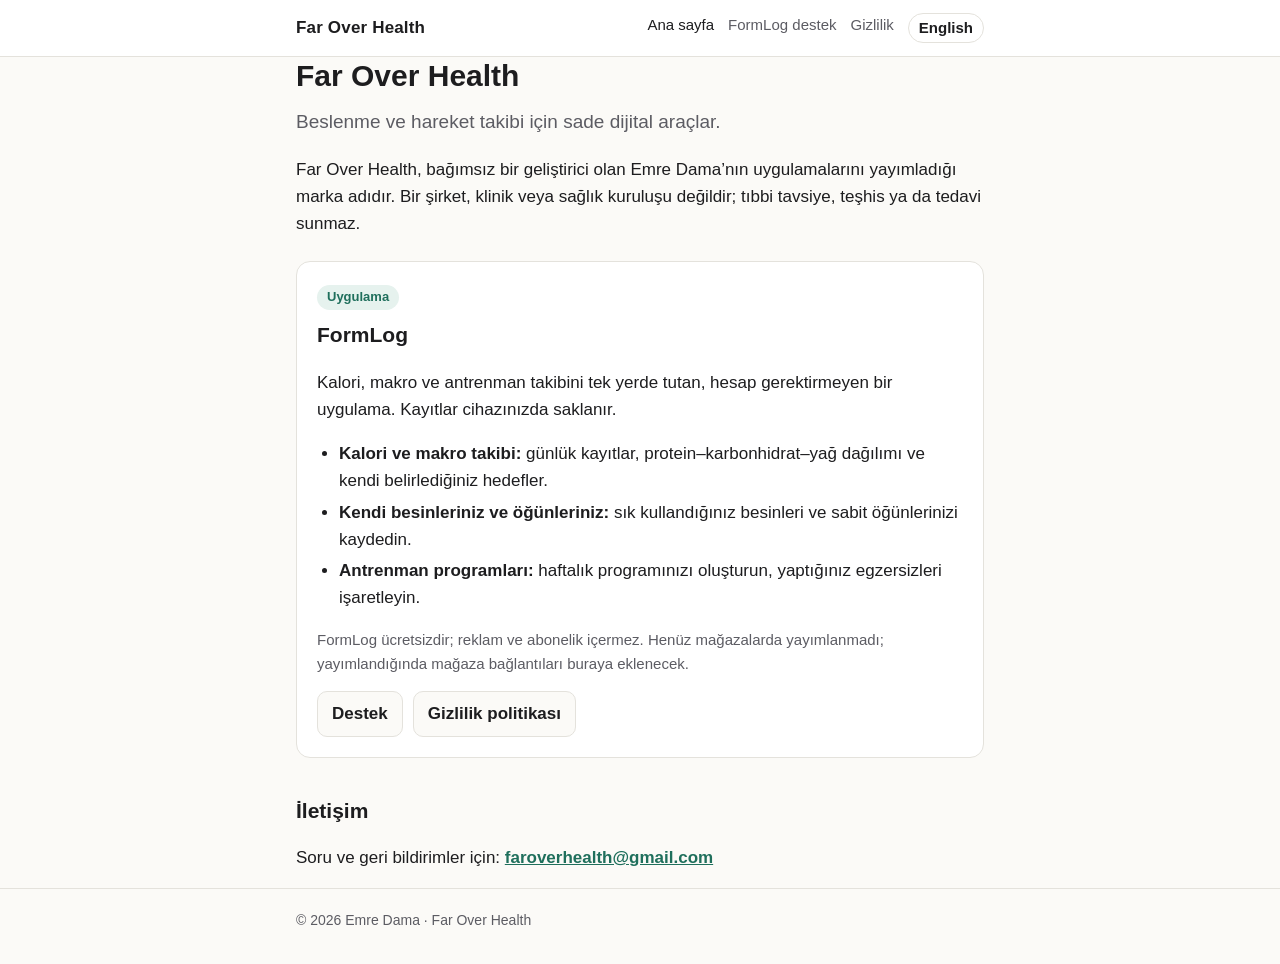
<file: index.html>
<!doctype html>
<html lang="tr">
<head>
<meta charset="utf-8">
<meta name="viewport" content="width=device-width, initial-scale=1">
<title>Far Over Health</title>
<meta name="description" content="Far Over Health, beslenme ve hareket takibi için sade dijital araçlar geliştirir. İlk uygulama: FormLog.">
<link rel="stylesheet" href="assets/style.css">
</head>
<body>
<header class="site">
  <div class="wrap">
    <a class="brand" href="./">Far Over Health</a>
    <nav class="top" aria-label="Site">
      <a href="./" aria-current="page">Ana sayfa</a>
      <a href="formlog/destek/">FormLog destek</a>
      <a href="formlog/gizlilik/">Gizlilik</a>
      <a class="lang" href="en/" hreflang="en" lang="en">English</a>
    </nav>
  </div>
</header>

<main class="wrap">
  <h1>Far Over Health</h1>
  <p class="lead">Beslenme ve hareket takibi için sade dijital araçlar.</p>
  <p>Far Over Health, bağımsız bir geliştirici olan Emre Dama’nın uygulamalarını yayımladığı marka adıdır. Bir şirket, klinik veya sağlık kuruluşu değildir; tıbbi tavsiye, teşhis ya da tedavi sunmaz.</p>

  <section class="card" aria-labelledby="formlog">
    <span class="tag">Uygulama</span>
    <h2 id="formlog">FormLog</h2>
    <p>Kalori, makro ve antrenman takibini tek yerde tutan, hesap gerektirmeyen bir uygulama. Kayıtlar cihazınızda saklanır.</p>
    <ul>
      <li><strong>Kalori ve makro takibi:</strong> günlük kayıtlar, protein–karbonhidrat–yağ dağılımı ve kendi belirlediğiniz hedefler.</li>
      <li><strong>Kendi besinleriniz ve öğünleriniz:</strong> sık kullandığınız besinleri ve sabit öğünlerinizi kaydedin.</li>
      <li><strong>Antrenman programları:</strong> haftalık programınızı oluşturun, yaptığınız egzersizleri işaretleyin.</li>
    </ul>
    <p class="muted">FormLog ücretsizdir; reklam ve abonelik içermez. Henüz mağazalarda yayımlanmadı; yayımlandığında mağaza bağlantıları buraya eklenecek.</p>
    <div class="links">
      <a class="btn" href="formlog/destek/">Destek</a>
      <a class="btn" href="formlog/gizlilik/">Gizlilik politikası</a>
    </div>
  </section>

  <h2>İletişim</h2>
  <p>Soru ve geri bildirimler için: <a class="mail" href="mailto:faroverhealth@gmail.com">faroverhealth@gmail.com</a></p>
</main>

<footer class="site">
  <div class="wrap">© 2026 Emre Dama · Far Over Health</div>
</footer>
</body>
</html>
</file>
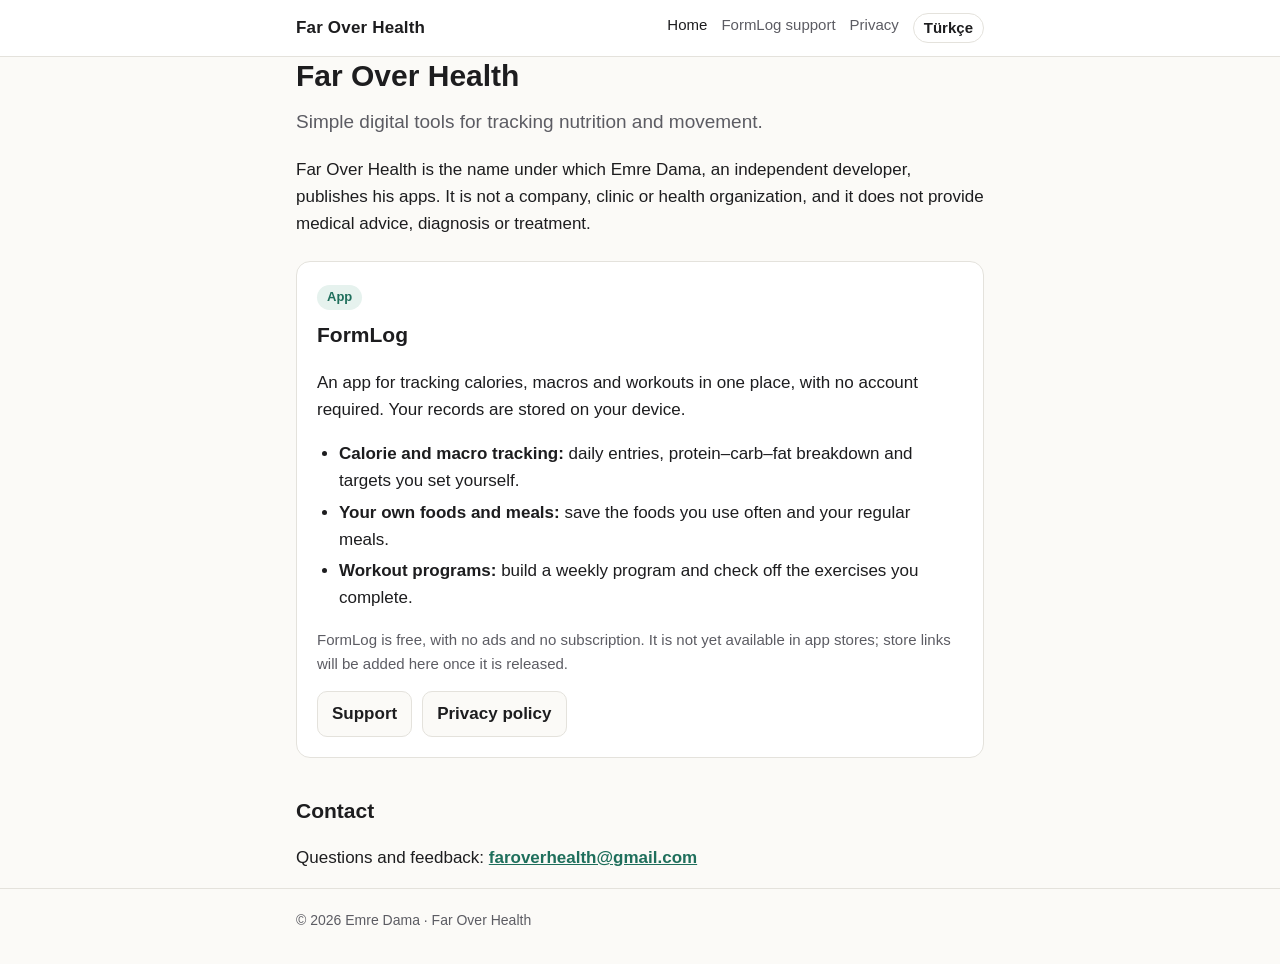
<file: en/index.html>
<!doctype html>
<html lang="en">
<head>
<meta charset="utf-8">
<meta name="viewport" content="width=device-width, initial-scale=1">
<title>Far Over Health</title>
<meta name="description" content="Far Over Health makes simple digital tools for tracking nutrition and movement. First app: FormLog.">
<link rel="stylesheet" href="../assets/style.css">
</head>
<body>
<header class="site">
  <div class="wrap">
    <a class="brand" href="./">Far Over Health</a>
    <nav class="top" aria-label="Site">
      <a href="./" aria-current="page">Home</a>
      <a href="formlog/support/">FormLog support</a>
      <a href="formlog/privacy/">Privacy</a>
      <a class="lang" href="../" hreflang="tr" lang="tr">Türkçe</a>
    </nav>
  </div>
</header>

<main class="wrap">
  <h1>Far Over Health</h1>
  <p class="lead">Simple digital tools for tracking nutrition and movement.</p>
  <p>Far Over Health is the name under which Emre Dama, an independent developer, publishes his apps. It is not a company, clinic or health organization, and it does not provide medical advice, diagnosis or treatment.</p>

  <section class="card" aria-labelledby="formlog">
    <span class="tag">App</span>
    <h2 id="formlog">FormLog</h2>
    <p>An app for tracking calories, macros and workouts in one place, with no account required. Your records are stored on your device.</p>
    <ul>
      <li><strong>Calorie and macro tracking:</strong> daily entries, protein–carb–fat breakdown and targets you set yourself.</li>
      <li><strong>Your own foods and meals:</strong> save the foods you use often and your regular meals.</li>
      <li><strong>Workout programs:</strong> build a weekly program and check off the exercises you complete.</li>
    </ul>
    <p class="muted">FormLog is free, with no ads and no subscription. It is not yet available in app stores; store links will be added here once it is released.</p>
    <div class="links">
      <a class="btn" href="formlog/support/">Support</a>
      <a class="btn" href="formlog/privacy/">Privacy policy</a>
    </div>
  </section>

  <h2>Contact</h2>
  <p>Questions and feedback: <a class="mail" href="mailto:faroverhealth@gmail.com">faroverhealth@gmail.com</a></p>
</main>

<footer class="site">
  <div class="wrap">© 2026 Emre Dama · Far Over Health</div>
</footer>
</body>
</html>
</file>
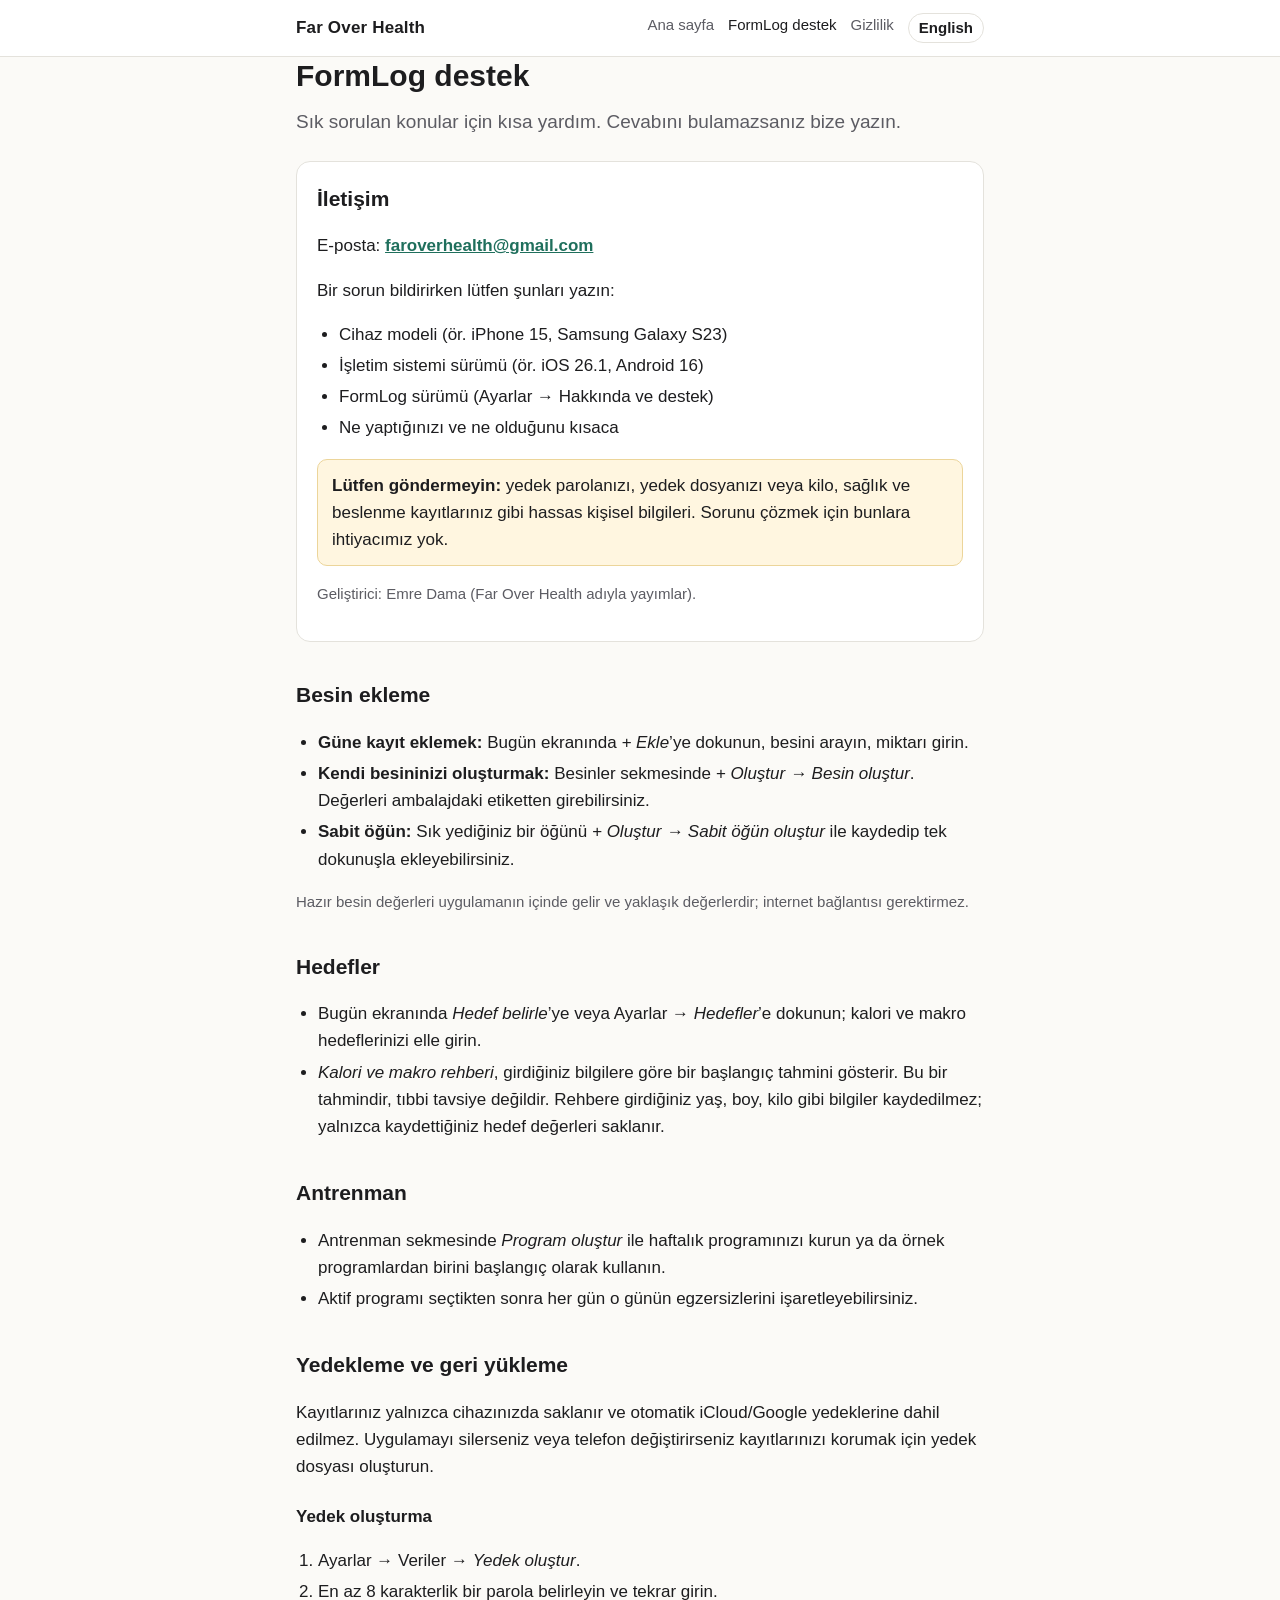
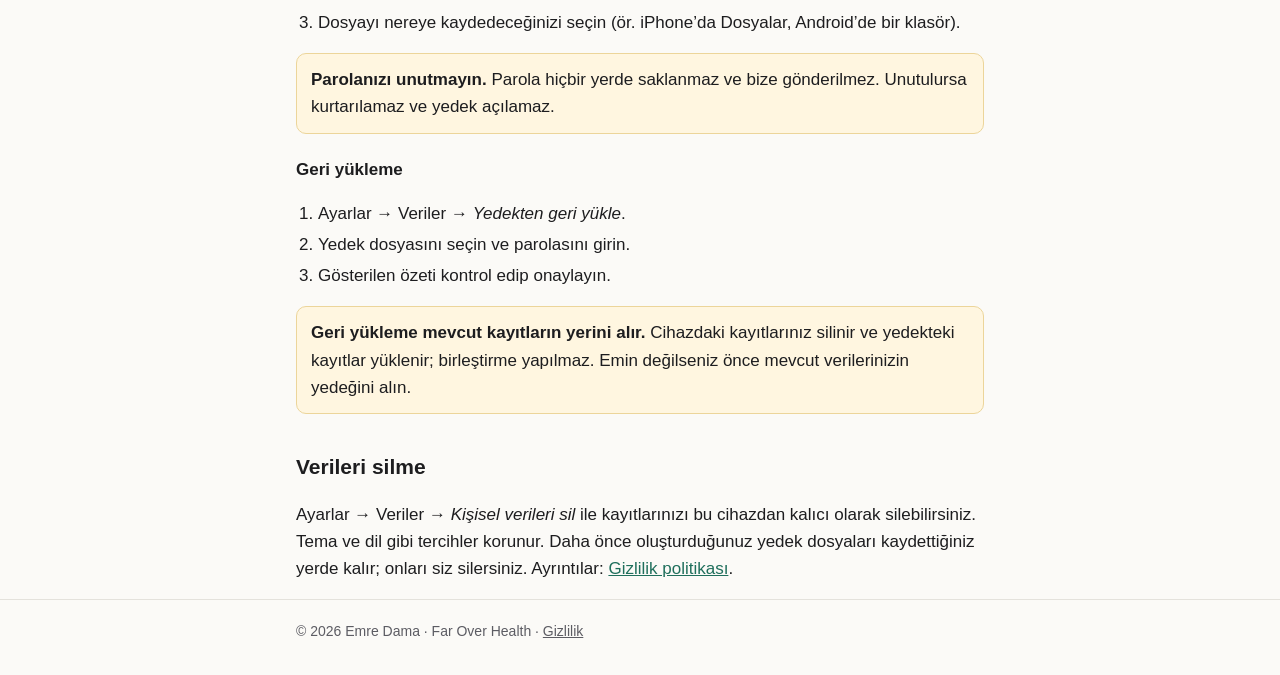
<file: formlog/destek/index.html>
<!doctype html>
<html lang="tr">
<head>
<meta charset="utf-8">
<meta name="viewport" content="width=device-width, initial-scale=1">
<title>FormLog Destek · Far Over Health</title>
<meta name="description" content="FormLog için kısa yardım ve iletişim bilgisi.">
<link rel="stylesheet" href="../../assets/style.css">
</head>
<body>
<header class="site">
  <div class="wrap">
    <a class="brand" href="../../">Far Over Health</a>
    <nav class="top" aria-label="Site">
      <a href="../../">Ana sayfa</a>
      <a href="./" aria-current="page">FormLog destek</a>
      <a href="../gizlilik/">Gizlilik</a>
      <a class="lang" href="../../en/formlog/support/" hreflang="en" lang="en">English</a>
    </nav>
  </div>
</header>

<main class="wrap">
  <h1>FormLog destek</h1>
  <p class="lead">Sık sorulan konular için kısa yardım. Cevabını bulamazsanız bize yazın.</p>

  <section class="card" aria-labelledby="iletisim">
    <h2 id="iletisim">İletişim</h2>
    <p>E-posta: <a class="mail" href="mailto:faroverhealth@gmail.com?subject=FormLog%20destek">faroverhealth@gmail.com</a></p>
    <p>Bir sorun bildirirken lütfen şunları yazın:</p>
    <ul>
      <li>Cihaz modeli (ör. iPhone 15, Samsung Galaxy S23)</li>
      <li>İşletim sistemi sürümü (ör. iOS 26.1, Android 16)</li>
      <li>FormLog sürümü (Ayarlar → Hakkında ve destek)</li>
      <li>Ne yaptığınızı ve ne olduğunu kısaca</li>
    </ul>
    <p class="note"><strong>Lütfen göndermeyin:</strong> yedek parolanızı, yedek dosyanızı veya kilo, sağlık ve beslenme kayıtlarınız gibi hassas kişisel bilgileri. Sorunu çözmek için bunlara ihtiyacımız yok.</p>
    <p class="muted">Geliştirici: Emre Dama (Far Over Health adıyla yayımlar).</p>
  </section>

  <h2>Besin ekleme</h2>
  <ul>
    <li><strong>Güne kayıt eklemek:</strong> Bugün ekranında <em>+ Ekle</em>’ye dokunun, besini arayın, miktarı girin.</li>
    <li><strong>Kendi besininizi oluşturmak:</strong> Besinler sekmesinde <em>+ Oluştur → Besin oluştur</em>. Değerleri ambalajdaki etiketten girebilirsiniz.</li>
    <li><strong>Sabit öğün:</strong> Sık yediğiniz bir öğünü <em>+ Oluştur → Sabit öğün oluştur</em> ile kaydedip tek dokunuşla ekleyebilirsiniz.</li>
  </ul>
  <p class="muted">Hazır besin değerleri uygulamanın içinde gelir ve yaklaşık değerlerdir; internet bağlantısı gerektirmez.</p>

  <h2>Hedefler</h2>
  <ul>
    <li>Bugün ekranında <em>Hedef belirle</em>’ye veya Ayarlar → <em>Hedefler</em>’e dokunun; kalori ve makro hedeflerinizi elle girin.</li>
    <li><em>Kalori ve makro rehberi</em>, girdiğiniz bilgilere göre bir başlangıç tahmini gösterir. Bu bir tahmindir, tıbbi tavsiye değildir. Rehbere girdiğiniz yaş, boy, kilo gibi bilgiler kaydedilmez; yalnızca kaydettiğiniz hedef değerleri saklanır.</li>
  </ul>

  <h2>Antrenman</h2>
  <ul>
    <li>Antrenman sekmesinde <em>Program oluştur</em> ile haftalık programınızı kurun ya da örnek programlardan birini başlangıç olarak kullanın.</li>
    <li>Aktif programı seçtikten sonra her gün o günün egzersizlerini işaretleyebilirsiniz.</li>
  </ul>

  <h2>Yedekleme ve geri yükleme</h2>
  <p>Kayıtlarınız yalnızca cihazınızda saklanır ve otomatik iCloud/Google yedeklerine dahil edilmez. Uygulamayı silerseniz veya telefon değiştirirseniz kayıtlarınızı korumak için yedek dosyası oluşturun.</p>
  <h3>Yedek oluşturma</h3>
  <ol>
    <li>Ayarlar → Veriler → <em>Yedek oluştur</em>.</li>
    <li>En az 8 karakterlik bir parola belirleyin ve tekrar girin.</li>
    <li>Dosyayı nereye kaydedeceğinizi seçin (ör. iPhone’da Dosyalar, Android’de bir klasör).</li>
  </ol>
  <p class="note"><strong>Parolanızı unutmayın.</strong> Parola hiçbir yerde saklanmaz ve bize gönderilmez. Unutulursa kurtarılamaz ve yedek açılamaz.</p>
  <h3>Geri yükleme</h3>
  <ol>
    <li>Ayarlar → Veriler → <em>Yedekten geri yükle</em>.</li>
    <li>Yedek dosyasını seçin ve parolasını girin.</li>
    <li>Gösterilen özeti kontrol edip onaylayın.</li>
  </ol>
  <p class="note"><strong>Geri yükleme mevcut kayıtların yerini alır.</strong> Cihazdaki kayıtlarınız silinir ve yedekteki kayıtlar yüklenir; birleştirme yapılmaz. Emin değilseniz önce mevcut verilerinizin yedeğini alın.</p>

  <h2>Verileri silme</h2>
  <p>Ayarlar → Veriler → <em>Kişisel verileri sil</em> ile kayıtlarınızı bu cihazdan kalıcı olarak silebilirsiniz. Tema ve dil gibi tercihler korunur. Daha önce oluşturduğunuz yedek dosyaları kaydettiğiniz yerde kalır; onları siz silersiniz. Ayrıntılar: <a href="../gizlilik/">Gizlilik politikası</a>.</p>
</main>

<footer class="site">
  <div class="wrap">© 2026 Emre Dama · Far Over Health · <a href="../gizlilik/">Gizlilik</a></div>
</footer>
</body>
</html>
</file>
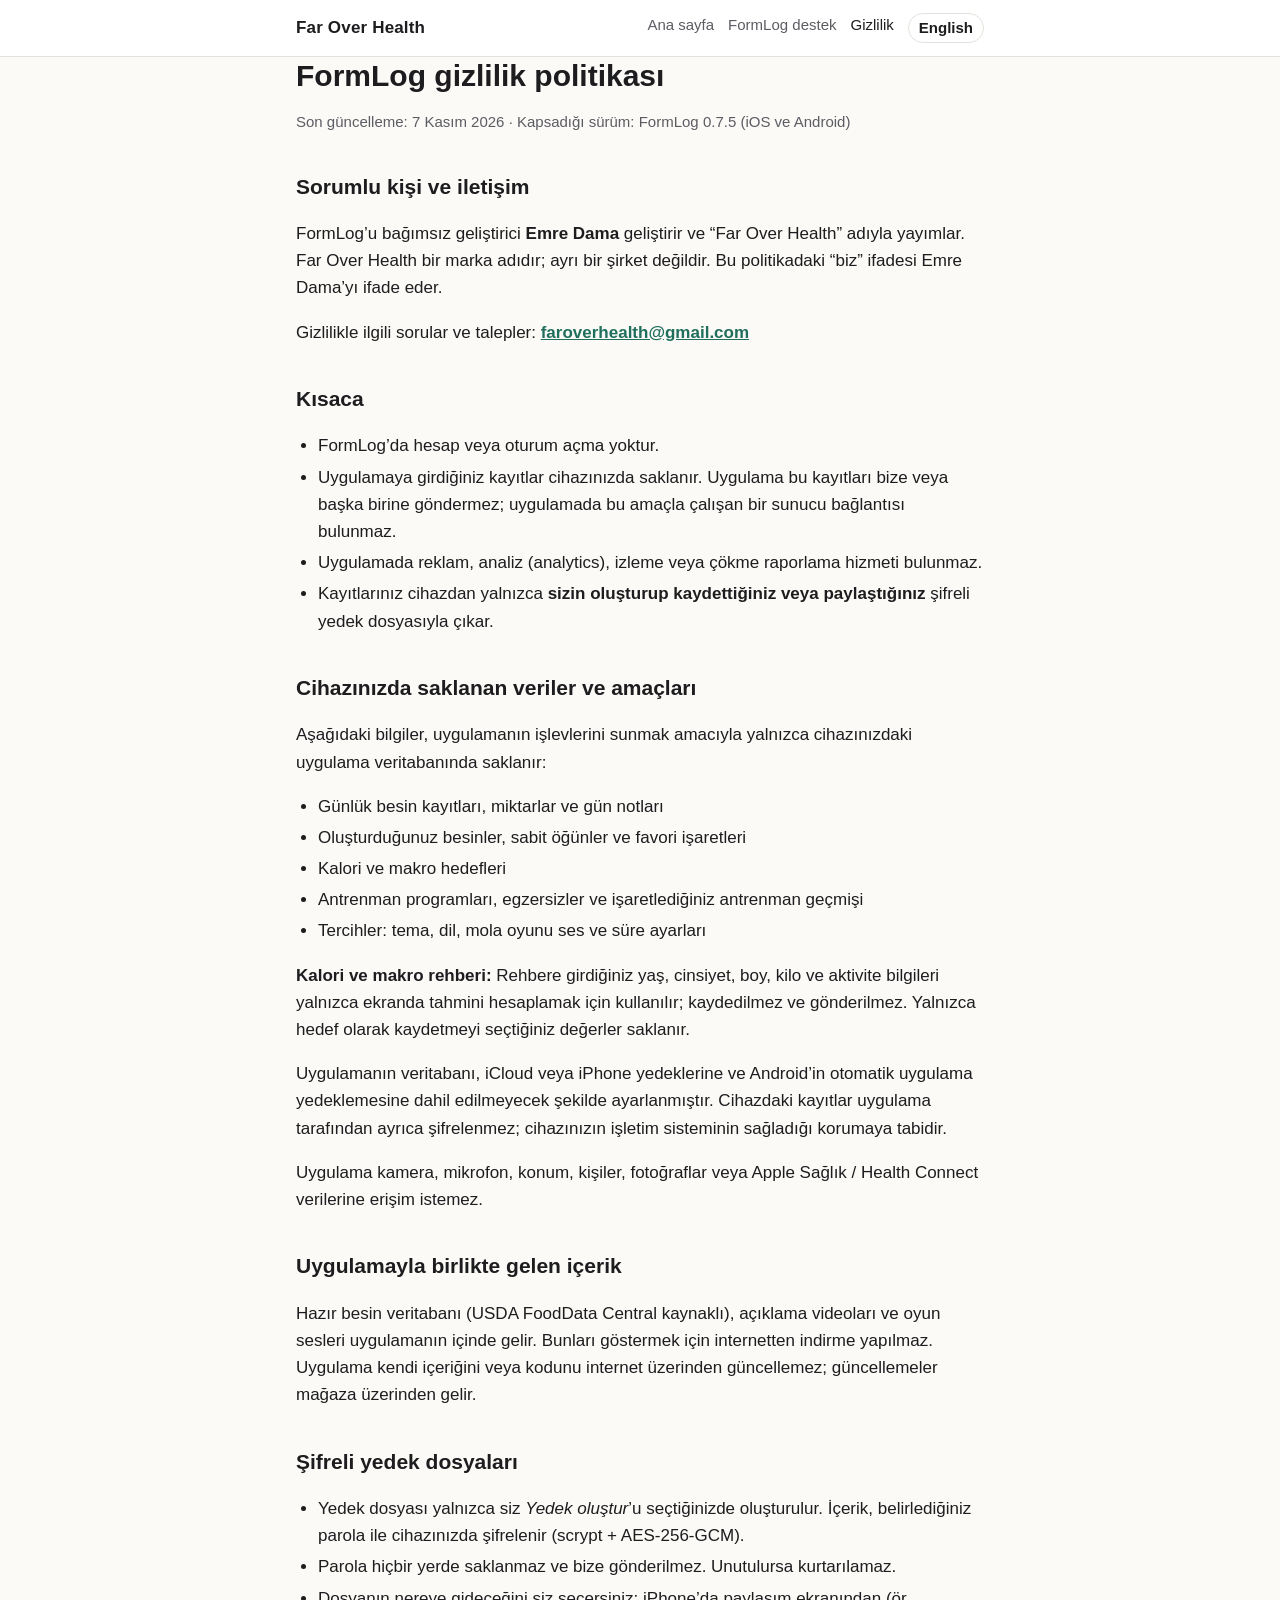
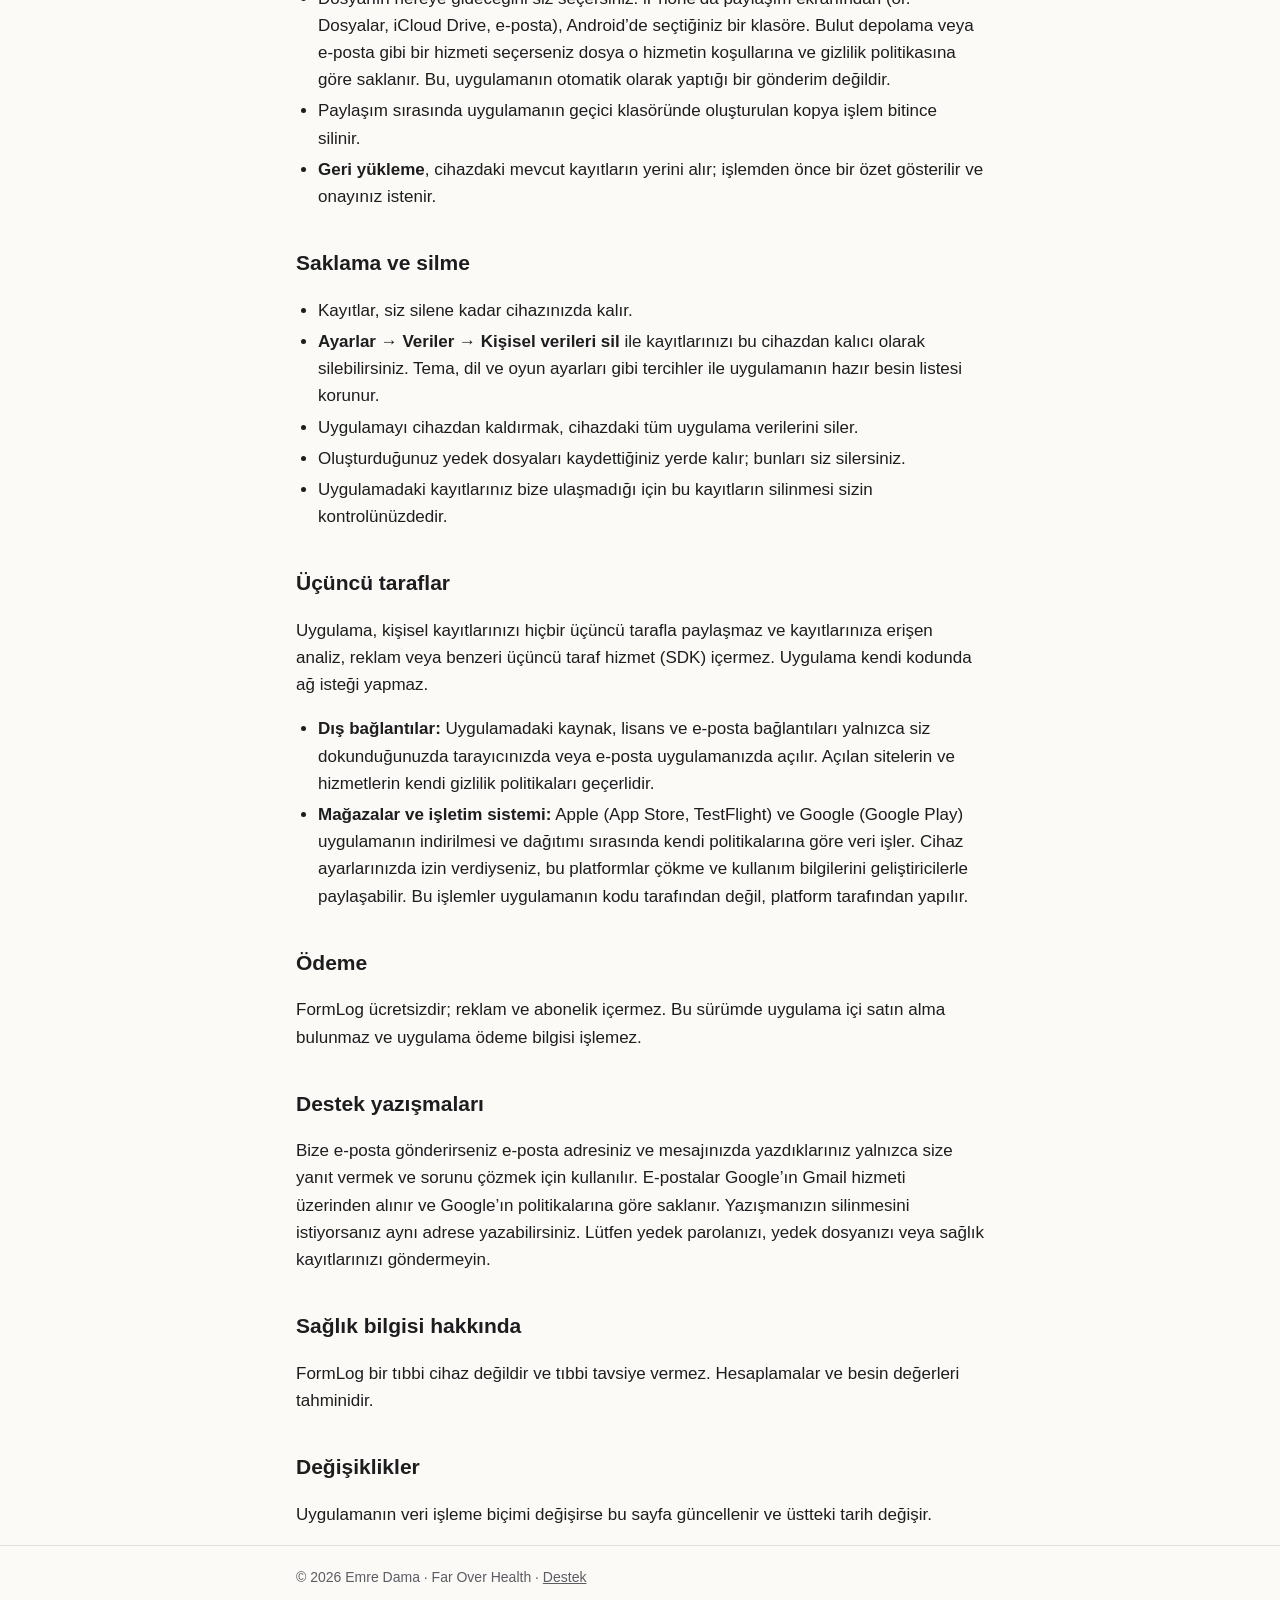
<file: formlog/gizlilik/index.html>
<!doctype html>
<html lang="tr">
<head>
<meta charset="utf-8">
<meta name="viewport" content="width=device-width, initial-scale=1">
<title>FormLog Gizlilik Politikası · Far Over Health</title>
<meta name="description" content="FormLog uygulamasının verileri nasıl işlediğine dair gizlilik politikası.">
<link rel="stylesheet" href="../../assets/style.css">
</head>
<body>
<header class="site">
  <div class="wrap">
    <a class="brand" href="../../">Far Over Health</a>
    <nav class="top" aria-label="Site">
      <a href="../../">Ana sayfa</a>
      <a href="../destek/">FormLog destek</a>
      <a href="./" aria-current="page">Gizlilik</a>
      <a class="lang" href="../../en/formlog/privacy/" hreflang="en" lang="en">English</a>
    </nav>
  </div>
</header>

<main class="wrap">
  <h1>FormLog gizlilik politikası</h1>
  <p class="muted">Son güncelleme: 7 Kasım 2026 · Kapsadığı sürüm: FormLog 0.7.5 (iOS ve Android)</p>

  <h2>Sorumlu kişi ve iletişim</h2>
  <p>FormLog’u bağımsız geliştirici <strong>Emre Dama</strong> geliştirir ve “Far Over Health” adıyla yayımlar. Far Over Health bir marka adıdır; ayrı bir şirket değildir. Bu politikadaki “biz” ifadesi Emre Dama’yı ifade eder.</p>
  <p>Gizlilikle ilgili sorular ve talepler: <a class="mail" href="mailto:faroverhealth@gmail.com?subject=FormLog%20gizlilik">faroverhealth@gmail.com</a></p>

  <h2>Kısaca</h2>
  <ul>
    <li>FormLog’da hesap veya oturum açma yoktur.</li>
    <li>Uygulamaya girdiğiniz kayıtlar cihazınızda saklanır. Uygulama bu kayıtları bize veya başka birine göndermez; uygulamada bu amaçla çalışan bir sunucu bağlantısı bulunmaz.</li>
    <li>Uygulamada reklam, analiz (analytics), izleme veya çökme raporlama hizmeti bulunmaz.</li>
    <li>Kayıtlarınız cihazdan yalnızca <strong>sizin oluşturup kaydettiğiniz veya paylaştığınız</strong> şifreli yedek dosyasıyla çıkar.</li>
  </ul>

  <h2>Cihazınızda saklanan veriler ve amaçları</h2>
  <p>Aşağıdaki bilgiler, uygulamanın işlevlerini sunmak amacıyla yalnızca cihazınızdaki uygulama veritabanında saklanır:</p>
  <ul>
    <li>Günlük besin kayıtları, miktarlar ve gün notları</li>
    <li>Oluşturduğunuz besinler, sabit öğünler ve favori işaretleri</li>
    <li>Kalori ve makro hedefleri</li>
    <li>Antrenman programları, egzersizler ve işaretlediğiniz antrenman geçmişi</li>
    <li>Tercihler: tema, dil, mola oyunu ses ve süre ayarları</li>
  </ul>
  <p><strong>Kalori ve makro rehberi:</strong> Rehbere girdiğiniz yaş, cinsiyet, boy, kilo ve aktivite bilgileri yalnızca ekranda tahmini hesaplamak için kullanılır; kaydedilmez ve gönderilmez. Yalnızca hedef olarak kaydetmeyi seçtiğiniz değerler saklanır.</p>
  <p>Uygulamanın veritabanı, iCloud veya iPhone yedeklerine ve Android’in otomatik uygulama yedeklemesine dahil edilmeyecek şekilde ayarlanmıştır. Cihazdaki kayıtlar uygulama tarafından ayrıca şifrelenmez; cihazınızın işletim sisteminin sağladığı korumaya tabidir.</p>
  <p>Uygulama kamera, mikrofon, konum, kişiler, fotoğraflar veya Apple Sağlık / Health Connect verilerine erişim istemez.</p>

  <h2>Uygulamayla birlikte gelen içerik</h2>
  <p>Hazır besin veritabanı (USDA FoodData Central kaynaklı), açıklama videoları ve oyun sesleri uygulamanın içinde gelir. Bunları göstermek için internetten indirme yapılmaz. Uygulama kendi içeriğini veya kodunu internet üzerinden güncellemez; güncellemeler mağaza üzerinden gelir.</p>

  <h2>Şifreli yedek dosyaları</h2>
  <ul>
    <li>Yedek dosyası yalnızca siz <em>Yedek oluştur</em>’u seçtiğinizde oluşturulur. İçerik, belirlediğiniz parola ile cihazınızda şifrelenir (scrypt + AES-256-GCM).</li>
    <li>Parola hiçbir yerde saklanmaz ve bize gönderilmez. Unutulursa kurtarılamaz.</li>
    <li>Dosyanın nereye gideceğini siz seçersiniz: iPhone’da paylaşım ekranından (ör. Dosyalar, iCloud Drive, e-posta), Android’de seçtiğiniz bir klasöre. Bulut depolama veya e-posta gibi bir hizmeti seçerseniz dosya o hizmetin koşullarına ve gizlilik politikasına göre saklanır. Bu, uygulamanın otomatik olarak yaptığı bir gönderim değildir.</li>
    <li>Paylaşım sırasında uygulamanın geçici klasöründe oluşturulan kopya işlem bitince silinir.</li>
    <li><strong>Geri yükleme</strong>, cihazdaki mevcut kayıtların yerini alır; işlemden önce bir özet gösterilir ve onayınız istenir.</li>
  </ul>

  <h2>Saklama ve silme</h2>
  <ul>
    <li>Kayıtlar, siz silene kadar cihazınızda kalır.</li>
    <li><strong>Ayarlar → Veriler → Kişisel verileri sil</strong> ile kayıtlarınızı bu cihazdan kalıcı olarak silebilirsiniz. Tema, dil ve oyun ayarları gibi tercihler ile uygulamanın hazır besin listesi korunur.</li>
    <li>Uygulamayı cihazdan kaldırmak, cihazdaki tüm uygulama verilerini siler.</li>
    <li>Oluşturduğunuz yedek dosyaları kaydettiğiniz yerde kalır; bunları siz silersiniz.</li>
    <li>Uygulamadaki kayıtlarınız bize ulaşmadığı için bu kayıtların silinmesi sizin kontrolünüzdedir.</li>
  </ul>

  <h2>Üçüncü taraflar</h2>
  <p>Uygulama, kişisel kayıtlarınızı hiçbir üçüncü tarafla paylaşmaz ve kayıtlarınıza erişen analiz, reklam veya benzeri üçüncü taraf hizmet (SDK) içermez. Uygulama kendi kodunda ağ isteği yapmaz.</p>
  <ul>
    <li><strong>Dış bağlantılar:</strong> Uygulamadaki kaynak, lisans ve e-posta bağlantıları yalnızca siz dokunduğunuzda tarayıcınızda veya e-posta uygulamanızda açılır. Açılan sitelerin ve hizmetlerin kendi gizlilik politikaları geçerlidir.</li>
    <li><strong>Mağazalar ve işletim sistemi:</strong> Apple (App Store, TestFlight) ve Google (Google Play) uygulamanın indirilmesi ve dağıtımı sırasında kendi politikalarına göre veri işler. Cihaz ayarlarınızda izin verdiyseniz, bu platformlar çökme ve kullanım bilgilerini geliştiricilerle paylaşabilir. Bu işlemler uygulamanın kodu tarafından değil, platform tarafından yapılır.</li>
  </ul>

  <h2>Ödeme</h2>
  <p>FormLog ücretsizdir; reklam ve abonelik içermez. Bu sürümde uygulama içi satın alma bulunmaz ve uygulama ödeme bilgisi işlemez.</p>

  <h2>Destek yazışmaları</h2>
  <p>Bize e-posta gönderirseniz e-posta adresiniz ve mesajınızda yazdıklarınız yalnızca size yanıt vermek ve sorunu çözmek için kullanılır. E-postalar Google’ın Gmail hizmeti üzerinden alınır ve Google’ın politikalarına göre saklanır. Yazışmanızın silinmesini istiyorsanız aynı adrese yazabilirsiniz. Lütfen yedek parolanızı, yedek dosyanızı veya sağlık kayıtlarınızı göndermeyin.</p>

  <h2>Sağlık bilgisi hakkında</h2>
  <p>FormLog bir tıbbi cihaz değildir ve tıbbi tavsiye vermez. Hesaplamalar ve besin değerleri tahminidir.</p>

  <h2>Değişiklikler</h2>
  <p>Uygulamanın veri işleme biçimi değişirse bu sayfa güncellenir ve üstteki tarih değişir.</p>
</main>

<footer class="site">
  <div class="wrap">© 2026 Emre Dama · Far Over Health · <a href="../destek/">Destek</a></div>
</footer>
</body>
</html>
</file>
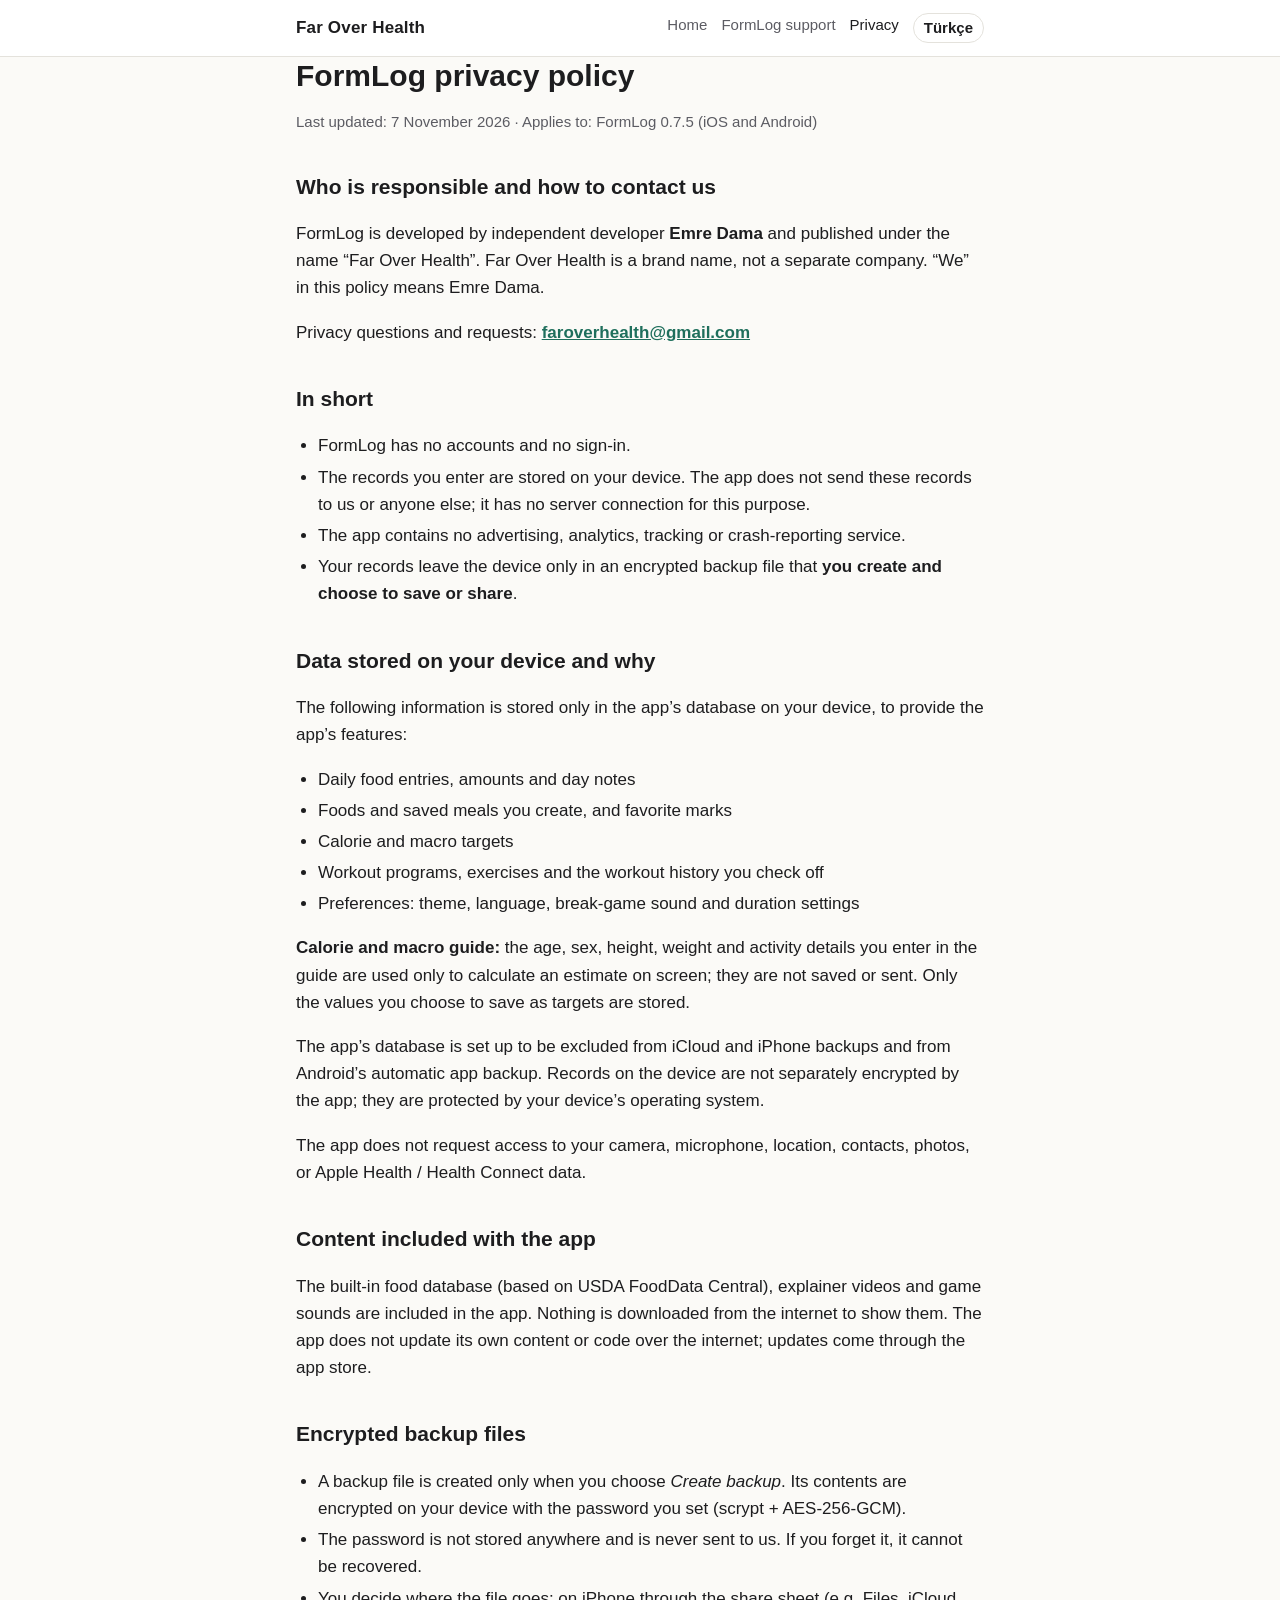
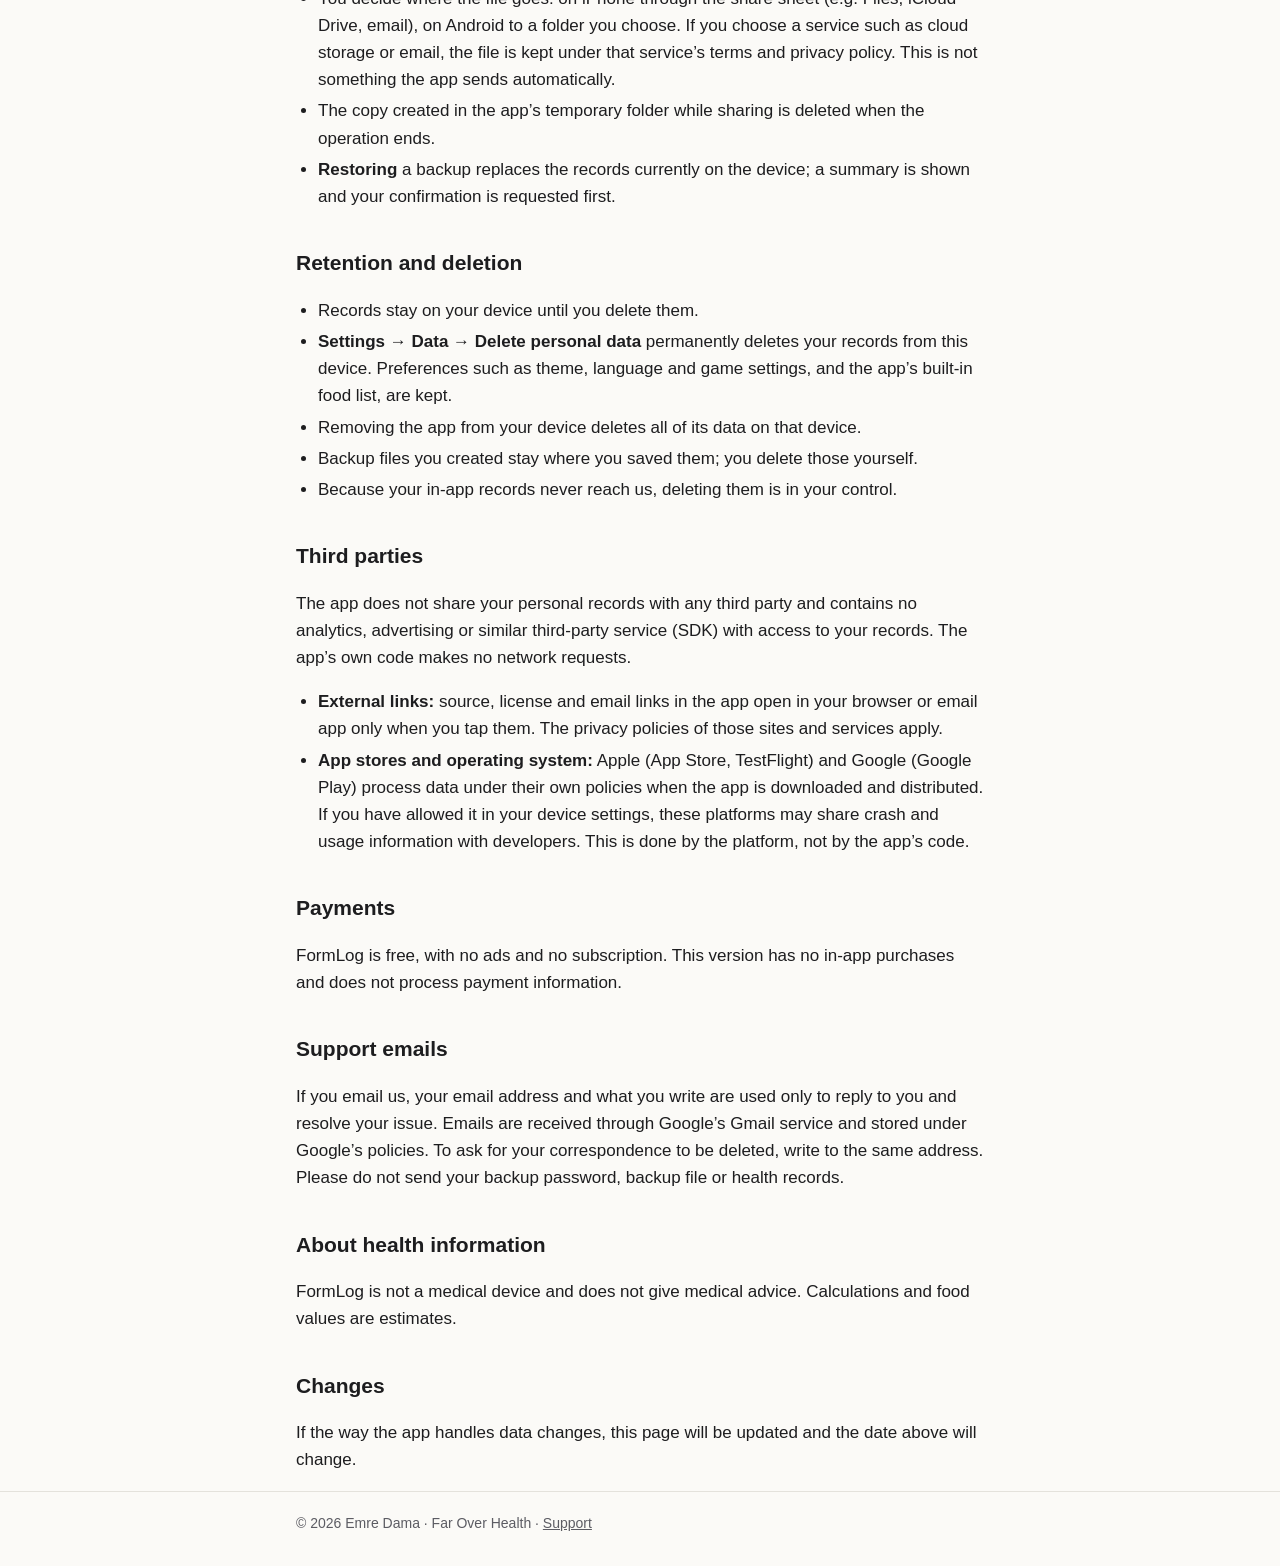
<file: en/formlog/privacy/index.html>
<!doctype html>
<html lang="en">
<head>
<meta charset="utf-8">
<meta name="viewport" content="width=device-width, initial-scale=1">
<title>FormLog Privacy Policy · Far Over Health</title>
<meta name="description" content="Privacy policy describing how the FormLog app handles data.">
<link rel="stylesheet" href="../../../assets/style.css">
</head>
<body>
<header class="site">
  <div class="wrap">
    <a class="brand" href="../../">Far Over Health</a>
    <nav class="top" aria-label="Site">
      <a href="../../">Home</a>
      <a href="../support/">FormLog support</a>
      <a href="./" aria-current="page">Privacy</a>
      <a class="lang" href="../../../formlog/gizlilik/" hreflang="tr" lang="tr">Türkçe</a>
    </nav>
  </div>
</header>

<main class="wrap">
  <h1>FormLog privacy policy</h1>
  <p class="muted">Last updated: 7 November 2026 · Applies to: FormLog 0.7.5 (iOS and Android)</p>

  <h2>Who is responsible and how to contact us</h2>
  <p>FormLog is developed by independent developer <strong>Emre Dama</strong> and published under the name “Far Over Health”. Far Over Health is a brand name, not a separate company. “We” in this policy means Emre Dama.</p>
  <p>Privacy questions and requests: <a class="mail" href="mailto:faroverhealth@gmail.com?subject=FormLog%20privacy">faroverhealth@gmail.com</a></p>

  <h2>In short</h2>
  <ul>
    <li>FormLog has no accounts and no sign-in.</li>
    <li>The records you enter are stored on your device. The app does not send these records to us or anyone else; it has no server connection for this purpose.</li>
    <li>The app contains no advertising, analytics, tracking or crash-reporting service.</li>
    <li>Your records leave the device only in an encrypted backup file that <strong>you create and choose to save or share</strong>.</li>
  </ul>

  <h2>Data stored on your device and why</h2>
  <p>The following information is stored only in the app’s database on your device, to provide the app’s features:</p>
  <ul>
    <li>Daily food entries, amounts and day notes</li>
    <li>Foods and saved meals you create, and favorite marks</li>
    <li>Calorie and macro targets</li>
    <li>Workout programs, exercises and the workout history you check off</li>
    <li>Preferences: theme, language, break-game sound and duration settings</li>
  </ul>
  <p><strong>Calorie and macro guide:</strong> the age, sex, height, weight and activity details you enter in the guide are used only to calculate an estimate on screen; they are not saved or sent. Only the values you choose to save as targets are stored.</p>
  <p>The app’s database is set up to be excluded from iCloud and iPhone backups and from Android’s automatic app backup. Records on the device are not separately encrypted by the app; they are protected by your device’s operating system.</p>
  <p>The app does not request access to your camera, microphone, location, contacts, photos, or Apple Health / Health Connect data.</p>

  <h2>Content included with the app</h2>
  <p>The built-in food database (based on USDA FoodData Central), explainer videos and game sounds are included in the app. Nothing is downloaded from the internet to show them. The app does not update its own content or code over the internet; updates come through the app store.</p>

  <h2>Encrypted backup files</h2>
  <ul>
    <li>A backup file is created only when you choose <em>Create backup</em>. Its contents are encrypted on your device with the password you set (scrypt + AES-256-GCM).</li>
    <li>The password is not stored anywhere and is never sent to us. If you forget it, it cannot be recovered.</li>
    <li>You decide where the file goes: on iPhone through the share sheet (e.g. Files, iCloud Drive, email), on Android to a folder you choose. If you choose a service such as cloud storage or email, the file is kept under that service’s terms and privacy policy. This is not something the app sends automatically.</li>
    <li>The copy created in the app’s temporary folder while sharing is deleted when the operation ends.</li>
    <li><strong>Restoring</strong> a backup replaces the records currently on the device; a summary is shown and your confirmation is requested first.</li>
  </ul>

  <h2>Retention and deletion</h2>
  <ul>
    <li>Records stay on your device until you delete them.</li>
    <li><strong>Settings → Data → Delete personal data</strong> permanently deletes your records from this device. Preferences such as theme, language and game settings, and the app’s built-in food list, are kept.</li>
    <li>Removing the app from your device deletes all of its data on that device.</li>
    <li>Backup files you created stay where you saved them; you delete those yourself.</li>
    <li>Because your in-app records never reach us, deleting them is in your control.</li>
  </ul>

  <h2>Third parties</h2>
  <p>The app does not share your personal records with any third party and contains no analytics, advertising or similar third-party service (SDK) with access to your records. The app’s own code makes no network requests.</p>
  <ul>
    <li><strong>External links:</strong> source, license and email links in the app open in your browser or email app only when you tap them. The privacy policies of those sites and services apply.</li>
    <li><strong>App stores and operating system:</strong> Apple (App Store, TestFlight) and Google (Google Play) process data under their own policies when the app is downloaded and distributed. If you have allowed it in your device settings, these platforms may share crash and usage information with developers. This is done by the platform, not by the app’s code.</li>
  </ul>

  <h2>Payments</h2>
  <p>FormLog is free, with no ads and no subscription. This version has no in-app purchases and does not process payment information.</p>

  <h2>Support emails</h2>
  <p>If you email us, your email address and what you write are used only to reply to you and resolve your issue. Emails are received through Google’s Gmail service and stored under Google’s policies. To ask for your correspondence to be deleted, write to the same address. Please do not send your backup password, backup file or health records.</p>

  <h2>About health information</h2>
  <p>FormLog is not a medical device and does not give medical advice. Calculations and food values are estimates.</p>

  <h2>Changes</h2>
  <p>If the way the app handles data changes, this page will be updated and the date above will change.</p>
</main>

<footer class="site">
  <div class="wrap">© 2026 Emre Dama · Far Over Health · <a href="../support/">Support</a></div>
</footer>
</body>
</html>
</file>
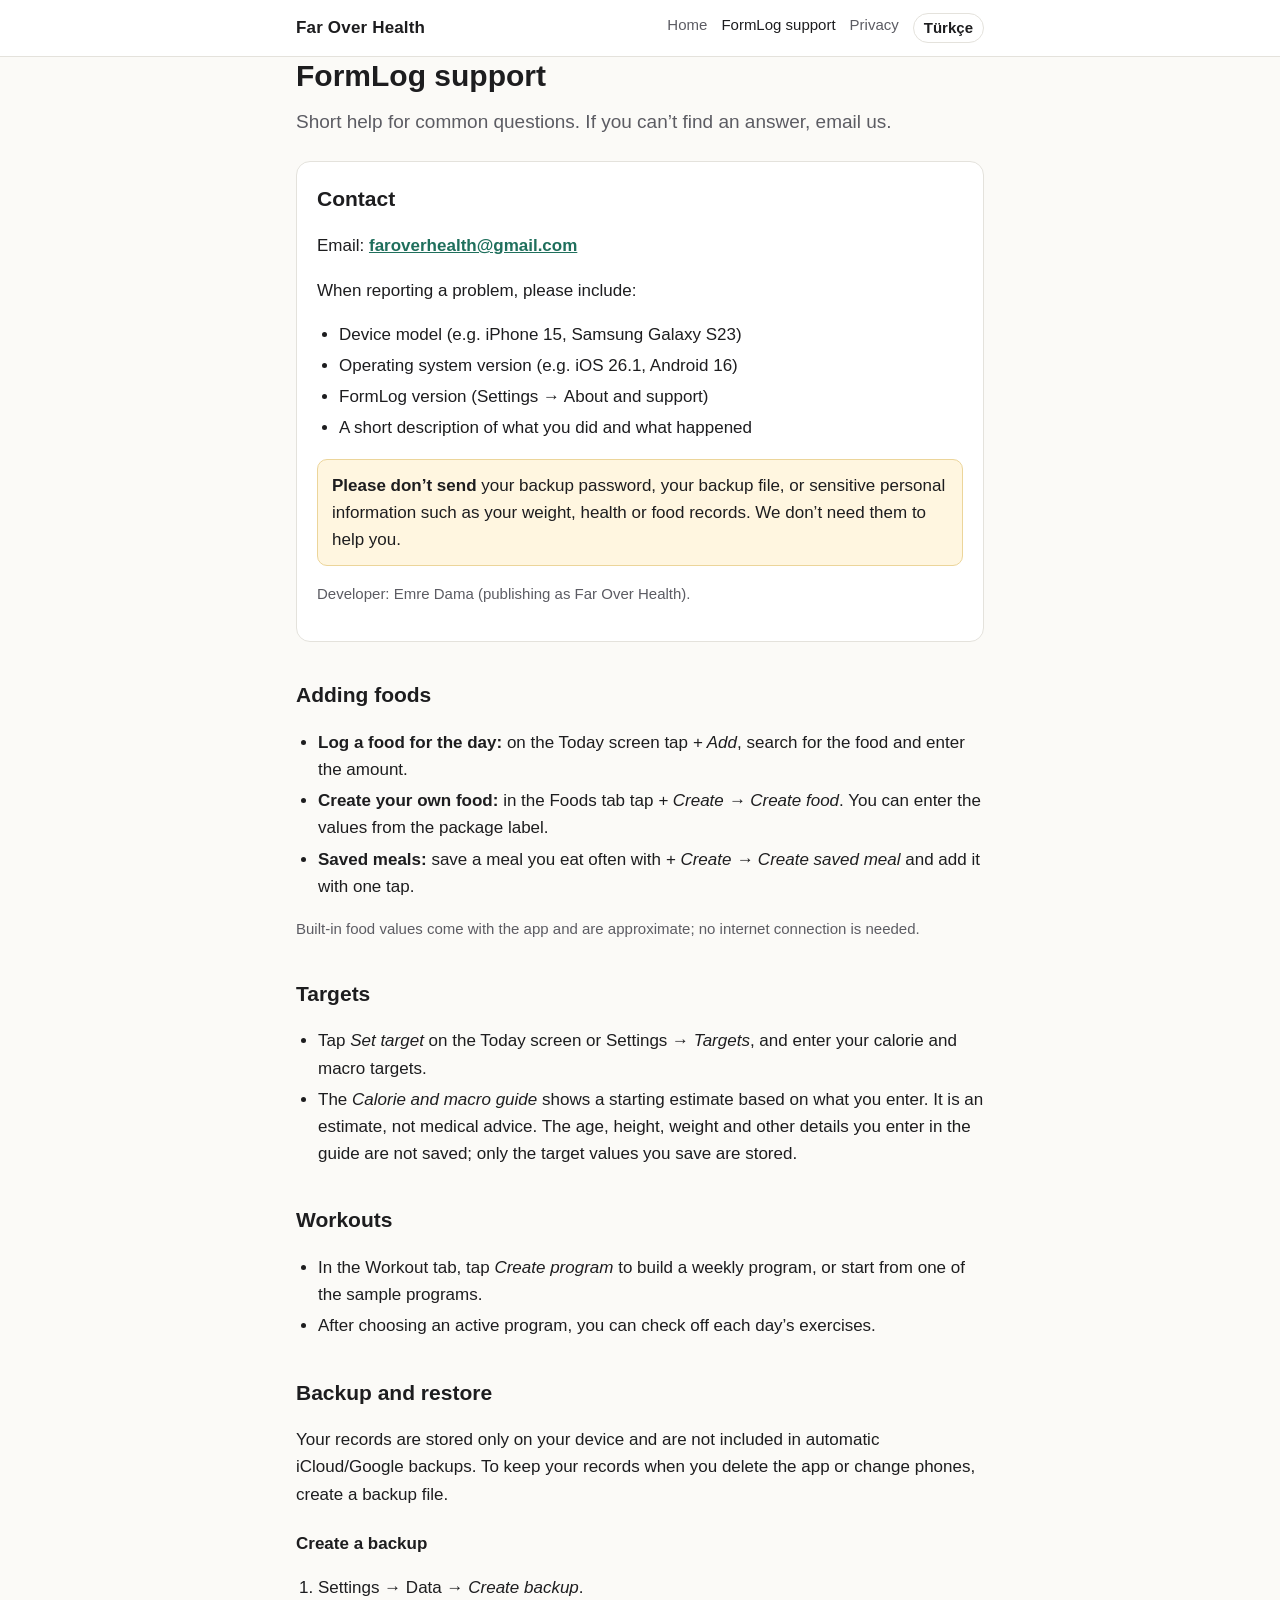
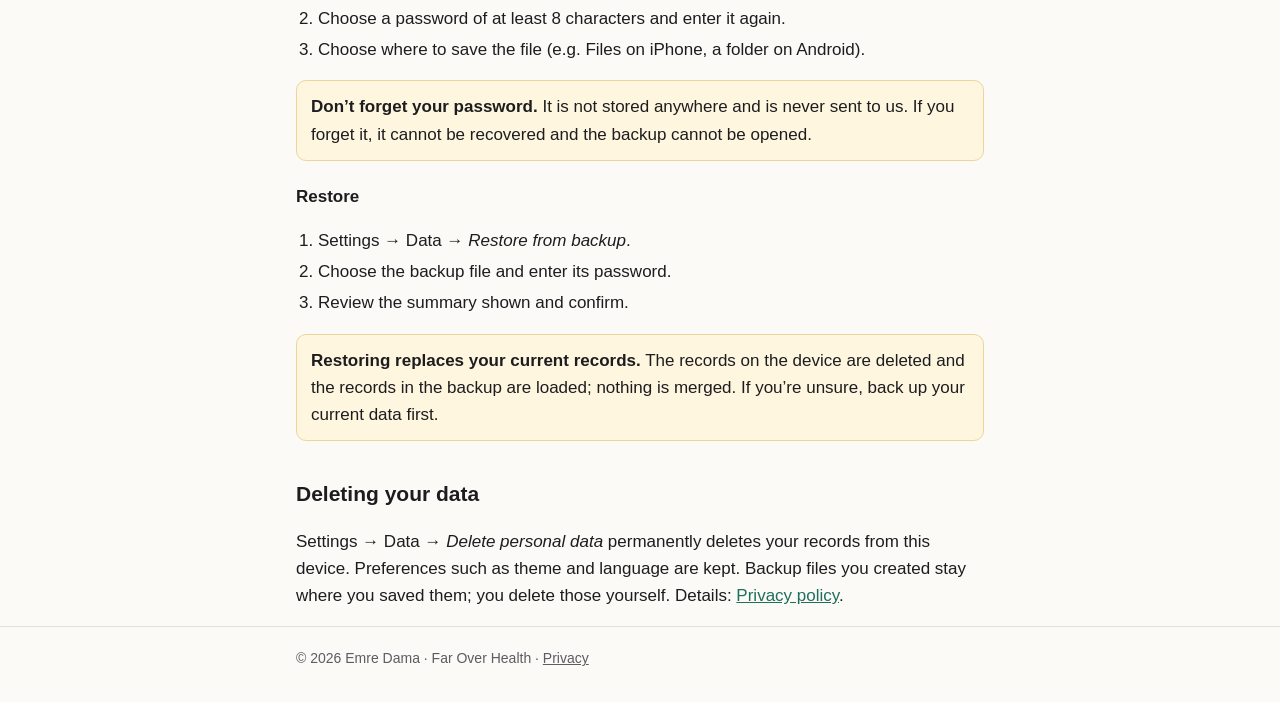
<file: en/formlog/support/index.html>
<!doctype html>
<html lang="en">
<head>
<meta charset="utf-8">
<meta name="viewport" content="width=device-width, initial-scale=1">
<title>FormLog Support · Far Over Health</title>
<meta name="description" content="Short help and contact information for FormLog.">
<link rel="stylesheet" href="../../../assets/style.css">
</head>
<body>
<header class="site">
  <div class="wrap">
    <a class="brand" href="../../">Far Over Health</a>
    <nav class="top" aria-label="Site">
      <a href="../../">Home</a>
      <a href="./" aria-current="page">FormLog support</a>
      <a href="../privacy/">Privacy</a>
      <a class="lang" href="../../../formlog/destek/" hreflang="tr" lang="tr">Türkçe</a>
    </nav>
  </div>
</header>

<main class="wrap">
  <h1>FormLog support</h1>
  <p class="lead">Short help for common questions. If you can’t find an answer, email us.</p>

  <section class="card" aria-labelledby="contact">
    <h2 id="contact">Contact</h2>
    <p>Email: <a class="mail" href="mailto:faroverhealth@gmail.com?subject=FormLog%20support">faroverhealth@gmail.com</a></p>
    <p>When reporting a problem, please include:</p>
    <ul>
      <li>Device model (e.g. iPhone 15, Samsung Galaxy S23)</li>
      <li>Operating system version (e.g. iOS 26.1, Android 16)</li>
      <li>FormLog version (Settings → About and support)</li>
      <li>A short description of what you did and what happened</li>
    </ul>
    <p class="note"><strong>Please don’t send</strong> your backup password, your backup file, or sensitive personal information such as your weight, health or food records. We don’t need them to help you.</p>
    <p class="muted">Developer: Emre Dama (publishing as Far Over Health).</p>
  </section>

  <h2>Adding foods</h2>
  <ul>
    <li><strong>Log a food for the day:</strong> on the Today screen tap <em>+ Add</em>, search for the food and enter the amount.</li>
    <li><strong>Create your own food:</strong> in the Foods tab tap <em>+ Create → Create food</em>. You can enter the values from the package label.</li>
    <li><strong>Saved meals:</strong> save a meal you eat often with <em>+ Create → Create saved meal</em> and add it with one tap.</li>
  </ul>
  <p class="muted">Built-in food values come with the app and are approximate; no internet connection is needed.</p>

  <h2>Targets</h2>
  <ul>
    <li>Tap <em>Set target</em> on the Today screen or Settings → <em>Targets</em>, and enter your calorie and macro targets.</li>
    <li>The <em>Calorie and macro guide</em> shows a starting estimate based on what you enter. It is an estimate, not medical advice. The age, height, weight and other details you enter in the guide are not saved; only the target values you save are stored.</li>
  </ul>

  <h2>Workouts</h2>
  <ul>
    <li>In the Workout tab, tap <em>Create program</em> to build a weekly program, or start from one of the sample programs.</li>
    <li>After choosing an active program, you can check off each day’s exercises.</li>
  </ul>

  <h2>Backup and restore</h2>
  <p>Your records are stored only on your device and are not included in automatic iCloud/Google backups. To keep your records when you delete the app or change phones, create a backup file.</p>
  <h3>Create a backup</h3>
  <ol>
    <li>Settings → Data → <em>Create backup</em>.</li>
    <li>Choose a password of at least 8 characters and enter it again.</li>
    <li>Choose where to save the file (e.g. Files on iPhone, a folder on Android).</li>
  </ol>
  <p class="note"><strong>Don’t forget your password.</strong> It is not stored anywhere and is never sent to us. If you forget it, it cannot be recovered and the backup cannot be opened.</p>
  <h3>Restore</h3>
  <ol>
    <li>Settings → Data → <em>Restore from backup</em>.</li>
    <li>Choose the backup file and enter its password.</li>
    <li>Review the summary shown and confirm.</li>
  </ol>
  <p class="note"><strong>Restoring replaces your current records.</strong> The records on the device are deleted and the records in the backup are loaded; nothing is merged. If you’re unsure, back up your current data first.</p>

  <h2>Deleting your data</h2>
  <p>Settings → Data → <em>Delete personal data</em> permanently deletes your records from this device. Preferences such as theme and language are kept. Backup files you created stay where you saved them; you delete those yourself. Details: <a href="../privacy/">Privacy policy</a>.</p>
</main>

<footer class="site">
  <div class="wrap">© 2026 Emre Dama · Far Over Health · <a href="../privacy/">Privacy</a></div>
</footer>
</body>
</html>
</file>
<file: assets/style.css>
/* Far Over Health — tek stil dosyası. Harici font, script veya takip yok. */
:root {
  --bg: #fbfaf7;
  --surface: #ffffff;
  --text: #1d1d1f;
  --muted: #5c5c63;
  --line: #e4e2dc;
  --accent: #1f6f5c;
  --accent-soft: #e6f2ee;
  --warn-bg: #fff6e0;
  --warn-line: #ecd59a;
  color-scheme: light dark;
}
@media (prefers-color-scheme: dark) {
  :root {
    --bg: #111213;
    --surface: #1a1b1d;
    --text: #ececee;
    --muted: #a3a3aa;
    --line: #2c2d31;
    --accent: #6cc7ac;
    --accent-soft: #1b2b26;
    --warn-bg: #2a2416;
    --warn-line: #5a4a22;
  }
}
* { box-sizing: border-box; }
html { -webkit-text-size-adjust: 100%; }
body {
  margin: 0;
  background: var(--bg);
  color: var(--text);
  font: 17px/1.6 -apple-system, BlinkMacSystemFont, "Segoe UI", Roboto, "Helvetica Neue", Arial, sans-serif;
}
.wrap { max-width: 720px; margin: 0 auto; padding: 0 16px; }
header.site {
  border-bottom: 1px solid var(--line);
  background: var(--surface);
}
header.site .wrap {
  display: flex; align-items: center; justify-content: space-between;
  gap: 8px 12px; min-height: 56px; flex-wrap: wrap; padding-top: 10px; padding-bottom: 10px;
}
.brand { font-weight: 700; color: var(--text); text-decoration: none; letter-spacing: .01em; }
nav.top { display: flex; gap: 14px; flex-wrap: wrap; font-size: 15px; }
nav.top a { color: var(--muted); text-decoration: none; }
nav.top a:hover, nav.top a[aria-current="page"] { color: var(--text); }
.lang {
  border: 1px solid var(--line); border-radius: 999px; padding: 2px 10px;
  color: var(--text) !important; font-weight: 600;
}
main { padding: 32px 0 48px; }
h1 { font-size: 30px; line-height: 1.25; margin: 0 0 12px; }
h2 { font-size: 21px; margin: 36px 0 8px; }
h3 { font-size: 17px; margin: 22px 0 4px; }
p, li { color: var(--text); }
.lead { font-size: 19px; color: var(--muted); margin-top: 0; }
.muted { color: var(--muted); font-size: 15px; }
a { color: var(--accent); }
ul, ol { padding-left: 22px; }
li { margin: 4px 0; }
.card {
  background: var(--surface); border: 1px solid var(--line); border-radius: 14px;
  padding: 20px; margin: 24px 0;
}
.card h2 { margin-top: 0; }
.tag {
  display: inline-block; font-size: 13px; font-weight: 600; color: var(--accent);
  background: var(--accent-soft); border-radius: 999px; padding: 2px 10px; margin-bottom: 8px;
}
.note {
  background: var(--warn-bg); border: 1px solid var(--warn-line); border-radius: 10px;
  padding: 12px 14px; margin: 16px 0;
}
.mail { font-weight: 600; word-break: break-all; }
.links { display: flex; gap: 10px; flex-wrap: wrap; margin-top: 12px; }
.btn {
  display: inline-block; border: 1px solid var(--line); border-radius: 10px;
  padding: 8px 14px; text-decoration: none; color: var(--text); background: var(--bg); font-weight: 600;
}
.btn:hover { border-color: var(--accent); }
footer.site { border-top: 1px solid var(--line); padding: 20px 0 32px; font-size: 14px; color: var(--muted); }
footer.site a { color: var(--muted); }
</file>
